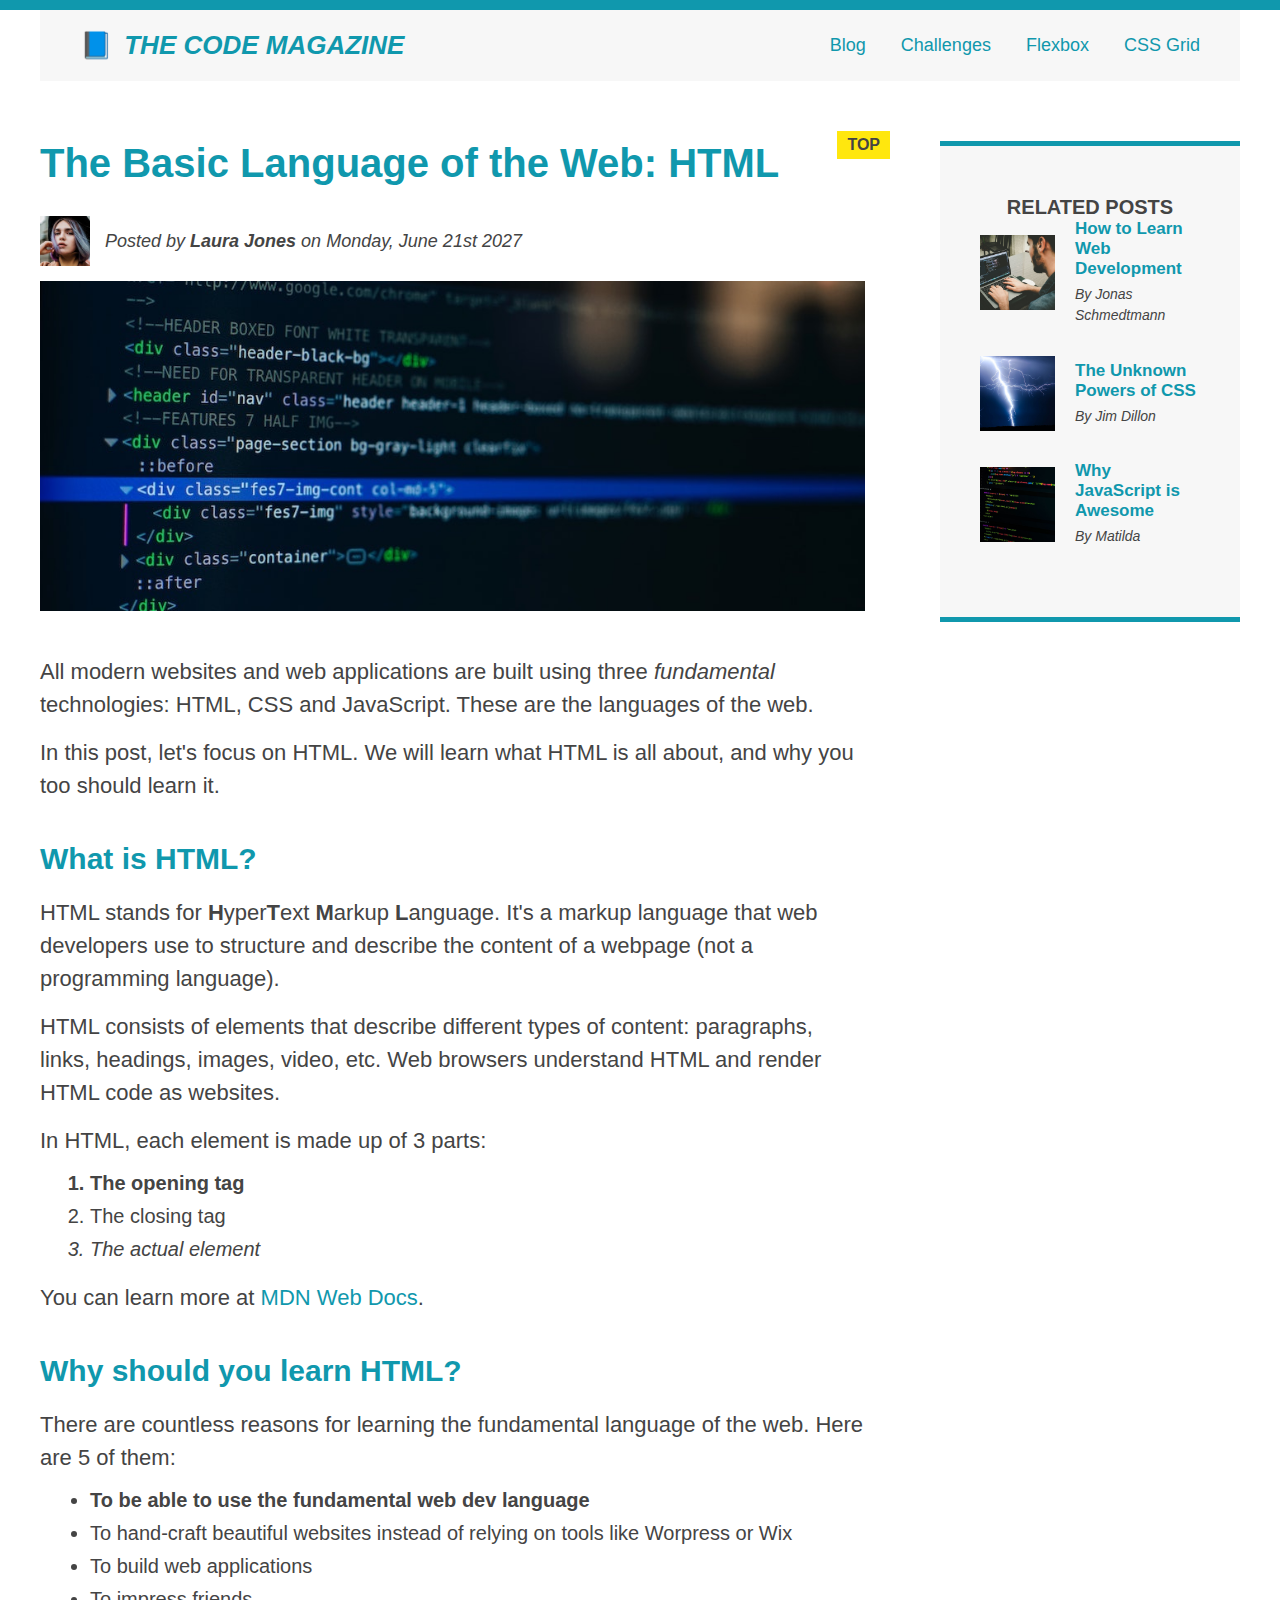
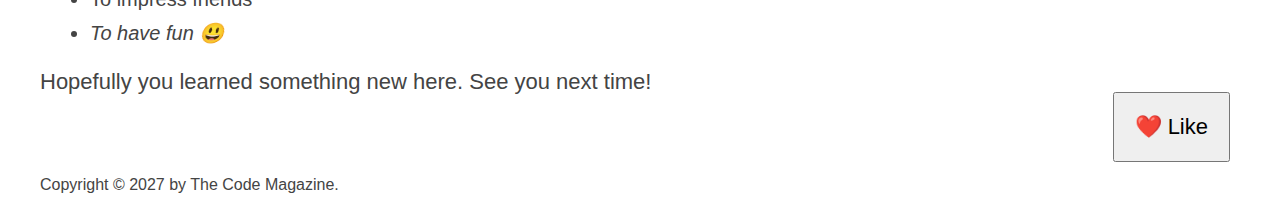
<file: 02-HTML-Fundamentals/index.html>
<!DOCTYPE html>
<html lang="en">

<head>
    <meta charset="UTF-8" />
    <link href="style.css" rel="stylesheet" />

    <title>The Basic Language of the Web: HTML</title>
</head>

<body>
    <!--
    <h1>The Basic Language of the Web: HTML</h1>
    <h2>The Basic Language of the Web: HTML</h2>
    <h3>The Basic Language of the Web: HTML</h3>
    <h4>The Basic Language of the Web: HTML</h4>
    <h5>The Basic Language of the Web: HTML</h5>
    <h6>The Basic Language of the Web: HTML</h6>
    -->

    <div class="container">
        <header class="main-header">
            <h1>📘 The Code Magazine</h1>

            <nav>
                <!-- <strong>This is the navigation</strong> -->
                <a href="blog.html">Blog</a>
                <a href="./challenges/challenge.html">Challenges</a>
                <a href="flexbox.html">Flexbox</a>
                <a href="css-grid.html">CSS Grid</a>
            </nav>
        </header>

        <!-- Only necessary for FLEXBOX -->
        <!-- <div class="inner-container"> -->
        <article>
            <header class="post-header">
                <h2>The Basic Language of the Web: HTML</h2>

                <div class="author-box">
                    <img src="images/laura-jones.jpg" class="author-img" alt="Headshot of Laura Jones" height="50"
                        width="50" />

                    <p id="author" class="author">
                        Posted by <strong>Laura Jones</strong> on Monday, June 21st 2027
                    </p>
                </div>

                <img src="images/post-img.jpg" alt="HTML code on a screen" width="500" height="200" class="post-img" />
                <button>❤️ Like</button>
            </header>

            <p>
                All modern websites and web applications are built using three
                <em>fundamental</em>
                technologies: HTML, CSS and JavaScript. These are the languages of the
                web.
            </p>

            <p>
                In this post, let's focus on HTML. We will learn what HTML is all
                about, and why you too should learn it.
            </p>

            <h3>What is HTML?</h3>
            <p>
                HTML stands for <strong>H</strong>yper<strong>T</strong>ext
                <strong>M</strong>arkup <strong>L</strong>anguage. It's a markup
                language that web developers use to structure and describe the content
                of a webpage (not a programming language).
            </p>
            <p>
                HTML consists of elements that describe different types of content:
                paragraphs, links, headings, images, video, etc. Web browsers
                understand HTML and render HTML code as websites.
            </p>
            <p>In HTML, each element is made up of 3 parts:</p>

            <ol>
                <li class="first-li">The opening tag</li>
                <li>The closing tag</li>
                <li>The actual element</li>
            </ol>

            <p>
                You can learn more at
                <a href="https://developer.mozilla.org/en-US/docs/Web/HTML" target="_blank">MDN Web Docs</a>.
            </p>

            <h3>Why should you learn HTML?</h3>

            <p>
                There are countless reasons for learning the fundamental language of
                the web. Here are 5 of them:
            </p>

            <ul>
                <li class="first-li">
                    To be able to use the fundamental web dev language
                </li>
                <li>
                    To hand-craft beautiful websites instead of relying on tools like
                    Worpress or Wix
                </li>
                <li>To build web applications</li>
                <li>To impress friends</li>
                <li>To have fun 😃</li>
            </ul>

            <p>Hopefully you learned something new here. See you next time!</p>
        </article>

        <aside>
            <h4>Related posts</h4>

            <ul class="related">
                <li class="related-post">
                    <img src="images/related-1.jpg" alt="Person programming" width="75" height="75" />
                    <div>
                        <a class="related-link" href="#">How to Learn Web Development</a>
                        <p class="related-author">By Jonas Schmedtmann</p>
                    </div>
                </li>
                <li class="related-post">
                    <img src="images/related-2.jpg" alt="Lightning" width="75" height="75" />
                    <div>
                        <a class="related-link" href="#">The Unknown Powers of CSS</a>
                        <p class="related-author">By Jim Dillon</p>
                    </div>
                </li>
                <li class="related-post">
                    <img src="images/related-3.jpg" alt="JavaScript code on a screen" width="75" height="75" />
                    <div>
                        <a class="related-link" href="#">Why JavaScript is Awesome</a>
                        <p class="related-author">By Matilda</p>
                    </div>
                </li>
            </ul>
        </aside>
        <!-- </div> -->

        <footer>
            <p id="copyright" class="copyright text">
                Copyright &copy; 2027 by The Code Magazine.
            </p>
        </footer>
    </div>
</body>

</html>
</file>
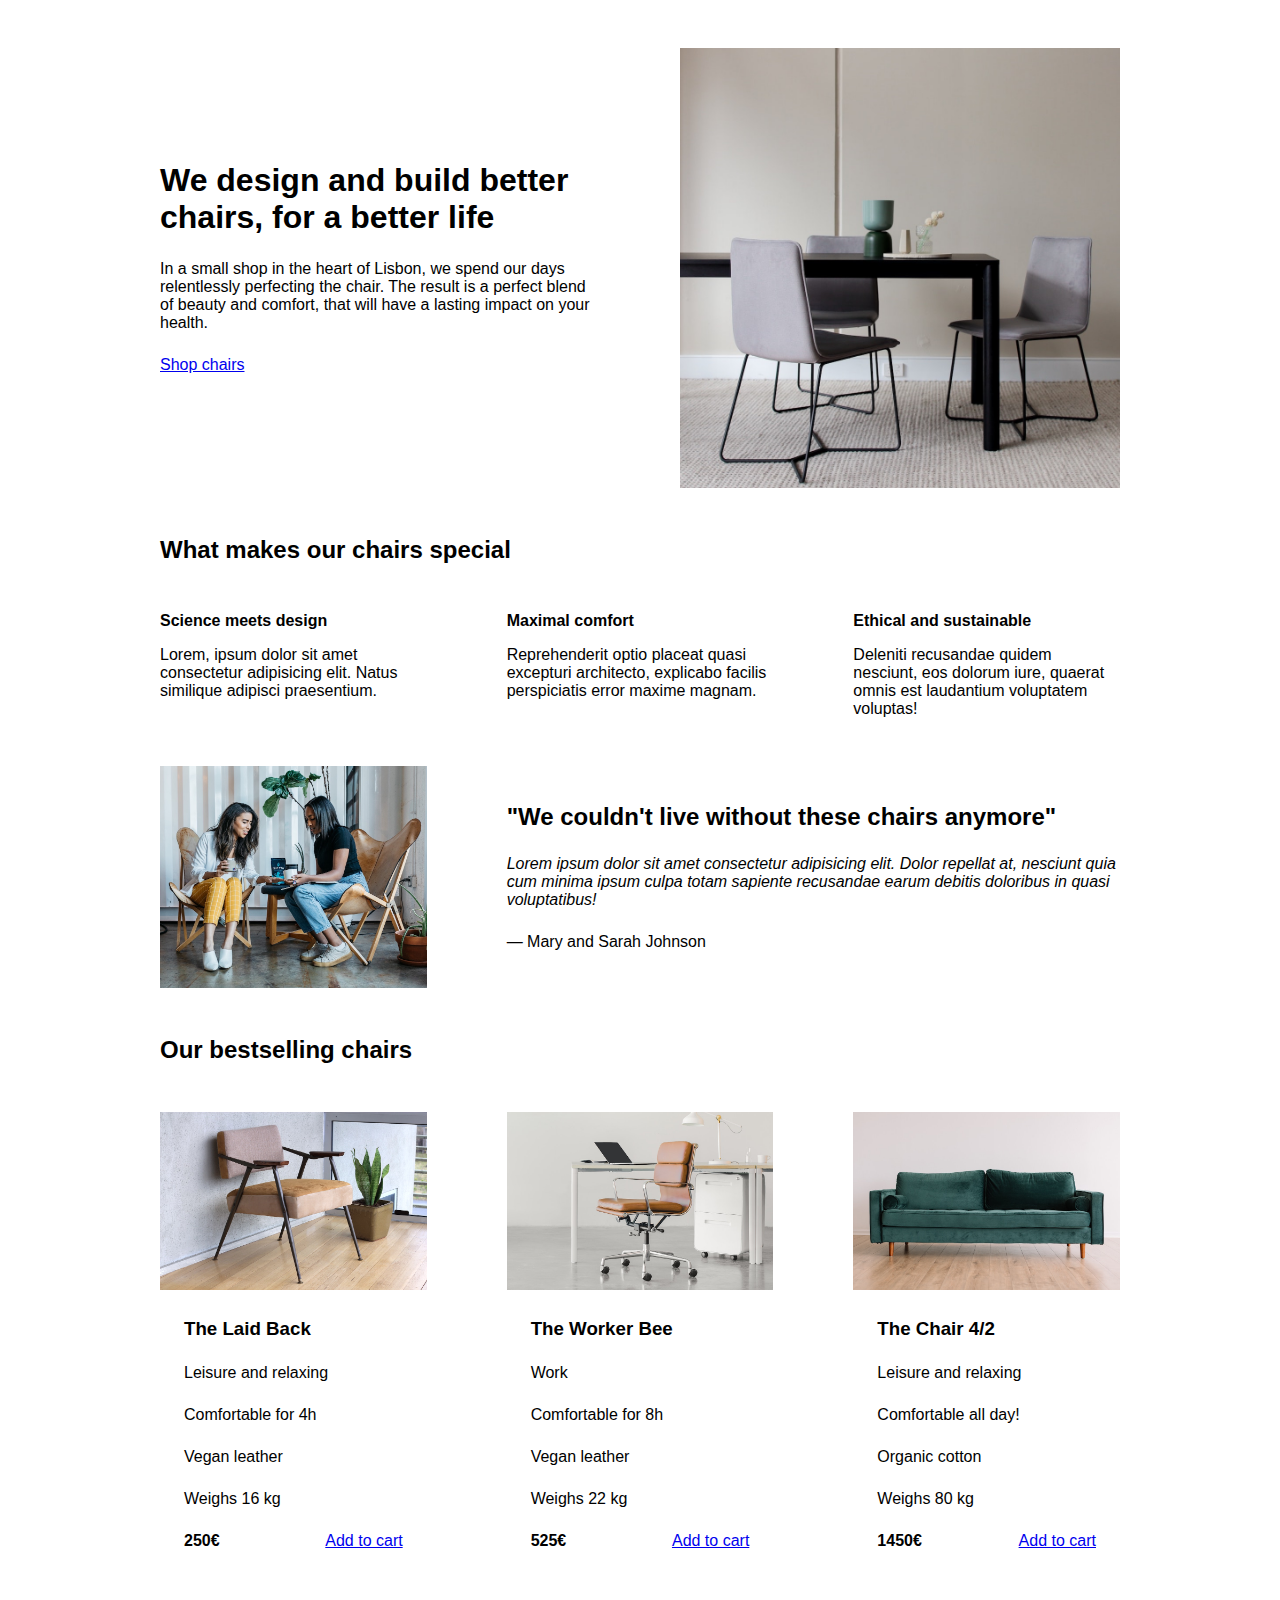
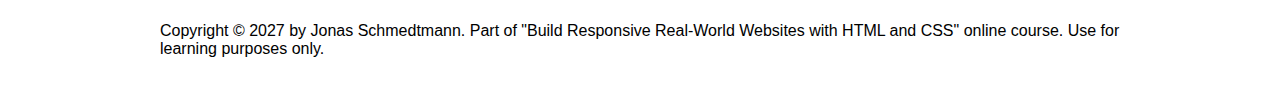
<file: 05-Design/index.html>
<!DOCTYPE html>
<html lang="en">
  <head>
    <meta charset="UTF-8" />
    <meta http-equiv="X-UA-Compatible" content="IE=edge" />
    <meta name="viewport" content="width=device-width, initial-scale=1.0" />

    <link rel="stylesheet" href="style.css" />
    <title>Lisbon Chair Shop</title>
  </head>
  <body>
    <div class="container">
      <header>
        <div class="header-text-box">
          <h1>We design and build better chairs, for a better life</h1>
          <p class="header-text">
            In a small shop in the heart of Lisbon, we spend our days
            relentlessly perfecting the chair. The result is a perfect blend of
            beauty and comfort, that will have a lasting impact on your health.
          </p>
          <a class="btn btn--big" href="#">Shop chairs</a>
        </div>
        <img src="hero.jpg" alt="Photo" />
      </header>

      <section>
        <h2>What makes our chairs special</h2>
        <div class="grid-3-cols">
          <div>
            <p class="features-title"><strong>Science meets design</strong></p>
            <p class="features-text">
              Lorem, ipsum dolor sit amet consectetur adipisicing elit. Natus
              similique adipisci praesentium.
            </p>
          </div>

          <div>
            <p class="features-title">
              <strong>Maximal comfort</strong>
            </p>
            <p class="features-text">
              Reprehenderit optio placeat quasi excepturi architecto, explicabo
              facilis perspiciatis error maxime magnam.
            </p>
          </div>

          <div>
            <p class="features-title">
              <strong>Ethical and sustainable</strong>
            </p>
            <p class="features-text">
              Deleniti recusandae quidem nesciunt, eos dolorum iure, quaerat
              omnis est laudantium voluptatem voluptas!
            </p>
          </div>
        </div>
      </section>

      <section class="testimonial-section">
        <div class="grid-3-cols">
          <img src="customers.jpg" alt="People sitting on chairs" />
          <div class="testimonial-box">
            <h2>"We couldn't live without these chairs anymore"</h2>
            <blockquote class="testimonial-text">
              Lorem ipsum dolor sit amet consectetur adipisicing elit. Dolor
              repellat at, nesciunt quia cum minima ipsum culpa totam sapiente
              recusandae earum debitis doloribus in quasi voluptatibus!
            </blockquote>
            <p class="testimonial-author">&mdash; Mary and Sarah Johnson</p>
          </div>
        </div>
      </section>

      <section>
        <h2>Our bestselling chairs</h2>
        <div class="grid-3-cols">
          <figure class="chair">
            <img src="chair-1.jpg" alt="Chair" />
            <div class="chair-box">
              <h3>The Laid Back</h3>
              <ul class="chair-details">
                <li>
                  <!-- Span is a generic INLINE text element, it doesn't have any meaning. It's like a div element, but inline -->
                  <span>Leisure and relaxing</span>
                </li>
                <li>
                  <span>Comfortable for 4h</span>
                </li>
                <li>
                  <span>Vegan leather</span>
                </li>
                <li>
                  <span>Weighs 16 kg</span>
                </li>
              </ul>
              <div class="chair-price">
                <strong>250€</strong>
                <a href="#" class="btn btn--small">Add to cart</a>
              </div>
            </div>
          </figure>

          <figure class="chair">
            <img src="chair-2.jpg" alt="Chair" />
            <div class="chair-box">
              <h3>The Worker Bee</h3>
              <ul class="chair-details">
                <li>
                  <span>Work</span>
                </li>
                <li>
                  <span>Comfortable for 8h</span>
                </li>
                <li>
                  <span>Vegan leather</span>
                </li>
                <li>
                  <span>Weighs 22 kg</span>
                </li>
              </ul>
              <div class="chair-price">
                <strong>525€</strong>
                <a href="#" class="btn btn--small">Add to cart</a>
              </div>
            </div>
          </figure>

          <figure class="chair">
            <img src="chair-3.jpg" alt="Chair" />
            <div class="chair-box">
              <h3>The Chair 4/2</h3>
              <ul class="chair-details">
                <li>
                  <span>Leisure and relaxing</span>
                </li>
                <li>
                  <span>Comfortable all day!</span>
                </li>
                <li>
                  <span>Organic cotton</span>
                </li>
                <li>
                  <span>Weighs 80 kg</span>
                </li>
              </ul>
              <div class="chair-price">
                <strong>1450€</strong>
                <a href="#" class="btn btn--small">Add to cart</a>
              </div>
            </div>
          </figure>
        </div>
      </section>

      <footer>
        Copyright &copy; 2027 by Jonas Schmedtmann. Part of "Build Responsive
        Real-World Websites with HTML and CSS" online course. Use for learning
        purposes only.
      </footer>
    </div>
  </body>
</html>
</file>
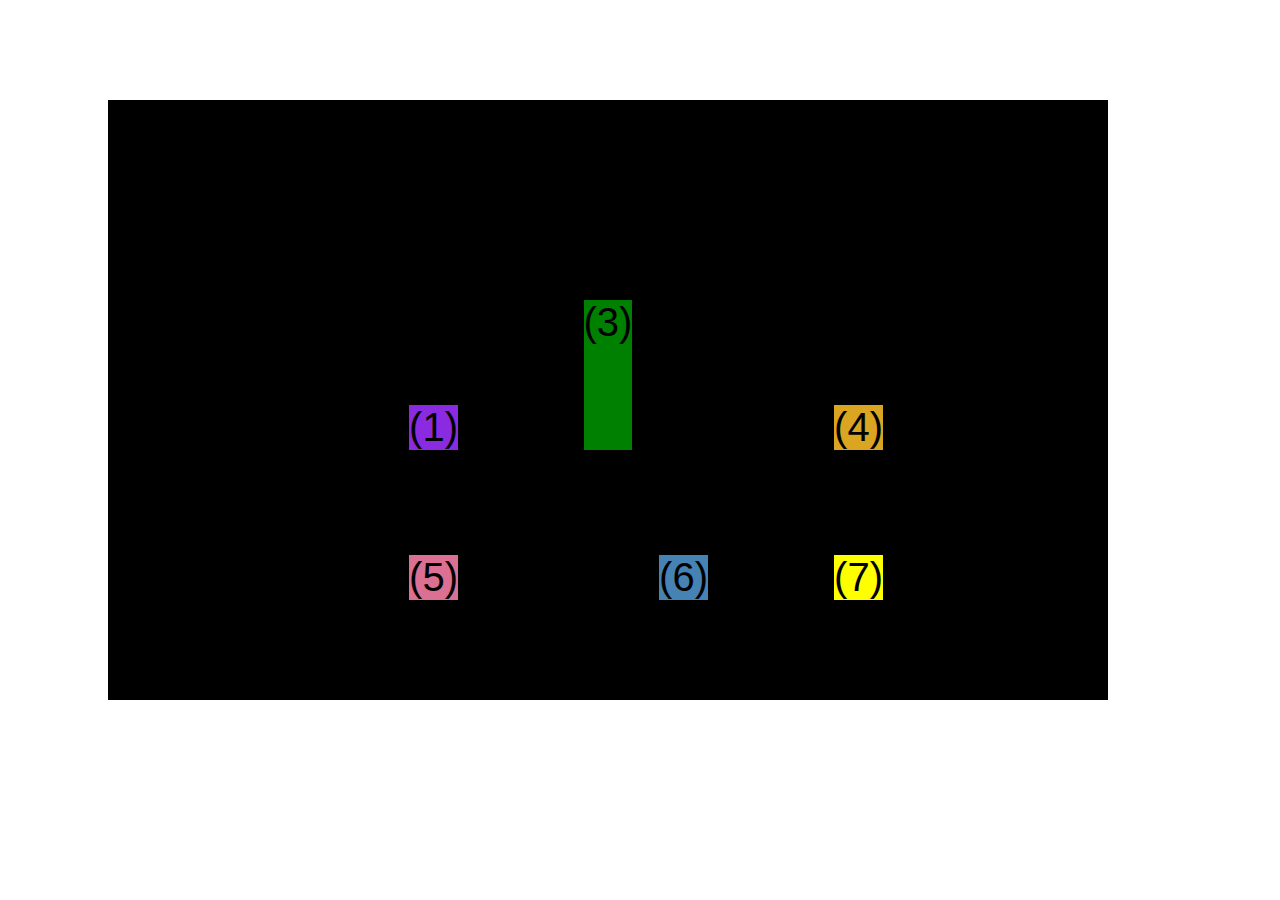
<file: 02-HTML-Fundamentals/css-grid.html>
<!DOCTYPE html>
<html lang="en">

<head>
  <meta charset="UTF-8" />
  <meta http-equiv="X-UA-Compatible" content="IE=edge" />
  <meta name="viewport" content="width=device-width, initial-scale=1.0" />
  <title>CSS Grid</title>
  <style>
    .el--1 {
      background-color: blueviolet;
    }

    .el--2 {
      background-color: orangered;
    }

    .el--3 {
      background-color: green;
      height: 150px;
    }

    .el--4 {
      background-color: goldenrod;
    }

    .el--5 {
      background-color: palevioletred;
    }

    .el--6 {
      background-color: steelblue;
    }

    .el--7 {
      background-color: yellow;
    }

    .el--8 {
      background-color: crimson;
    }

    .container--1 {
      /* STARTER */
      font-family: sans-serif;
      background-color: #ddd;
      font-size: 40px;
      margin: 40px;

      /* CSS GRID */
      display: grid;
      /* grid-template-columns: 200px 200px 200px 200px; */
      /* grid-template-columns: 1fr 1fr 1fr 1fr; */
      /* grid-template-columns: 1fr 1fr 1fr auto; */
      /* grid-template-rows: 300px 200px; */
      /* grid-template-rows: 300px 200px; */
      grid-template-columns: repeat(4, 1fr);
      grid-template-rows: 1fr 1fr;
      /* height: 500px; */

      column-gap: 20px;
      row-gap: 40px;
      /* TEMP */
      display: none;
    }

    .el--8 {
      grid-column: 2 / 3;
      /* grid-row: 1 / 2; */
      grid-row: 1 / span 3;
    }

    .el--2 {
      /* grid-column: 1 / 4; */
      /* grid-column: 1 / span 3; */
      grid-column: 1 / -1;
      grid-row: 2 / 3;

    }

    .container--2 {
      /* STARTER */

      font-family: sans-serif;
      background-color: black;
      font-size: 40px;
      margin: 100px;

      width: 1000px;
      height: 600px;

      /* CSS GRID */
      display: grid;
      /* grid-template-columns: repeat(4, 1fr); */
      grid-template-columns: 125px 200px 125px;
      grid-template-rows: 250px 100px;
      gap: 50px;

      /* Aligning tracks inside container distribute empty space */
      justify-content: center;
      align-content: center;

      /* Aligning items from INSIDE cells: moving items around inside cells */
      align-items: end;
      justify-items: end;
    }

    .el--3 {
      align-self: centerf;
      justify-self: center;
    }
  </style>
</head>

<body>
  <div class="container--1">
    <div class="el el--1">(1) HTML</div>
    <div class="el el--2">(2) and</div>
    <div class="el el--3">(3) CSS</div>
    <div class="el el--4">(4) are</div>
    <div class="el el--5">(5) amazing</div>
    <div class="el el--6">(6) languages</div>
    <div class="el el--7">(7) to</div>
    <div class="el el--8">(8) learn</div>
  </div>

  <div class="container--2">
    <div class="el el--1">(1)</div>
    <div class="el el--3">(3)</div>
    <div class="el el--4">(4)</div>
    <div class="el el--5">(5)</div>
    <div class="el el--6">(6)</div>
    <div class="el el--7">(7)</div>
  </div>
</body>

</html>
</file>
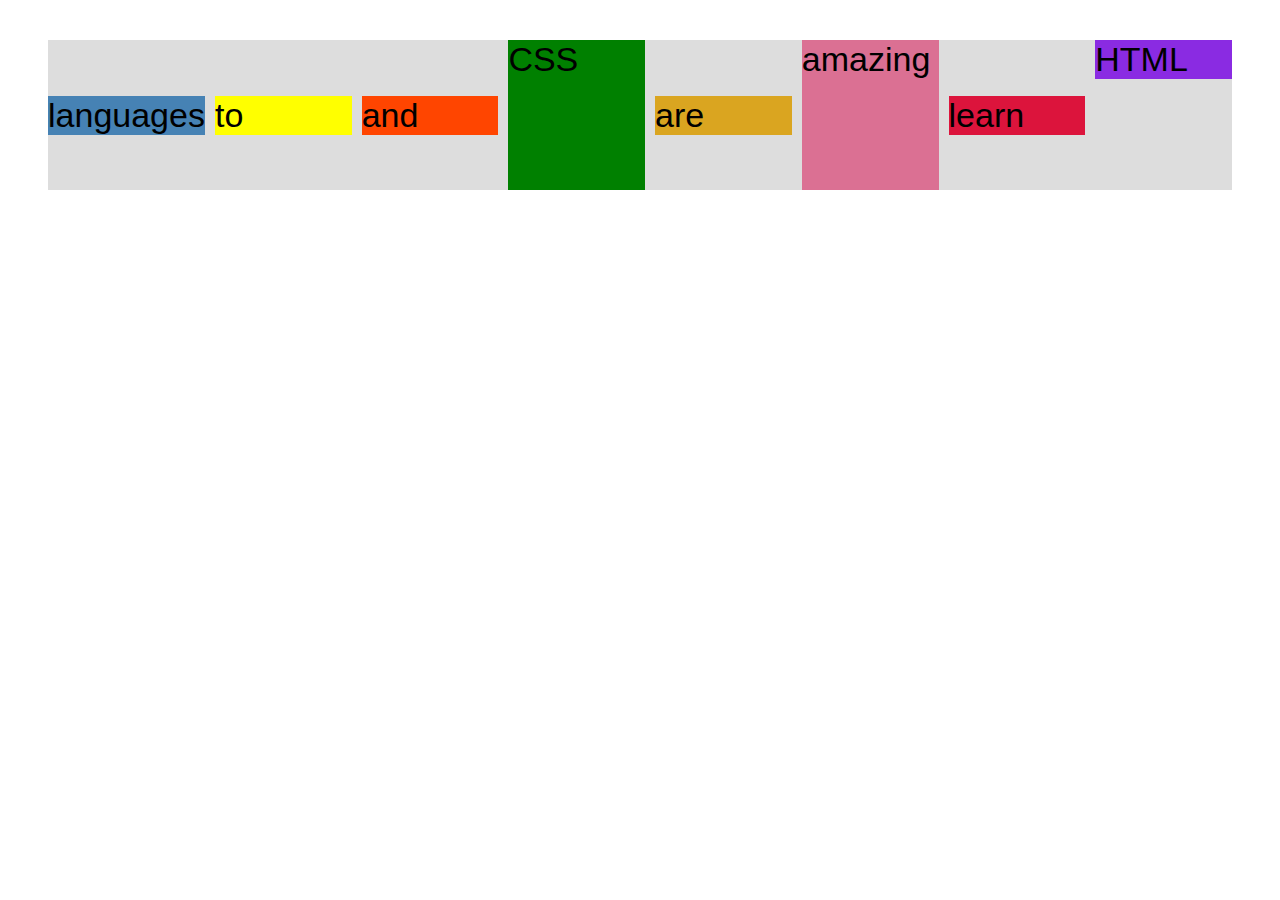
<file: 02-HTML-Fundamentals/flexbox.html>
<!DOCTYPE html>
<html lang="en">

<head>
  <meta charset="UTF-8" />
  <meta http-equiv="X-UA-Compatible" content="IE=edge" />
  <meta name="viewport" content="width=device-width, initial-scale=1.0" />
  <title>Flexbox</title>
  <style>
    .el--1 {
      background-color: blueviolet;
    }

    .el--2 {
      background-color: orangered;
    }

    .el--3 {
      background-color: green;
      height: 150px;
    }

    .el--4 {
      background-color: goldenrod;
    }

    .el--5 {
      background-color: palevioletred;
    }

    .el--6 {
      background-color: steelblue;
    }

    .el--7 {
      background-color: yellow;
    }

    .el--8 {
      background-color: crimson;
    }

    .container {
      /* STARTER */
      font-family: sans-serif;
      background-color: #ddd;
      font-size: 34px;
      margin: 40px;

      /* FLEXBOX */
      display: flex;
      align-items: center;
      justify-content: center;
      gap: 10px;
    }

    .el {
      /* 
      DEFAULTS:
      flex-grow: 0;
      flex-shrink: 1;
      flex-basis: auto; 
      */

      /* flex-basis: 100px; */
      /* flex-shrink: 0; */
      /* flex: 0 0 200px; */

      /* flex-grow: 1; */
      flex: 1;

    }

    .el--1 {
      align-self: flex-start;
    }

    .el--5 {
      align-self: stretch;
    }

    .el--6 {
      order: -1;
    }

    .el--7 {
      order: -1;
    }

    .el--1 {
      order: 1;
    }
  </style>
</head>

<body>
  <div class="container">
    <div class="el el--1">HTML</div>
    <div class="el el--2">and</div>
    <div class="el el--3">CSS</div>
    <div class="el el--4">are</div>
    <div class="el el--5">amazing</div>
    <div class="el el--6">languages</div>
    <div class="el el--7">to</div>
    <div class="el el--8">learn</div>
  </div>
</body>

</html>
</file>
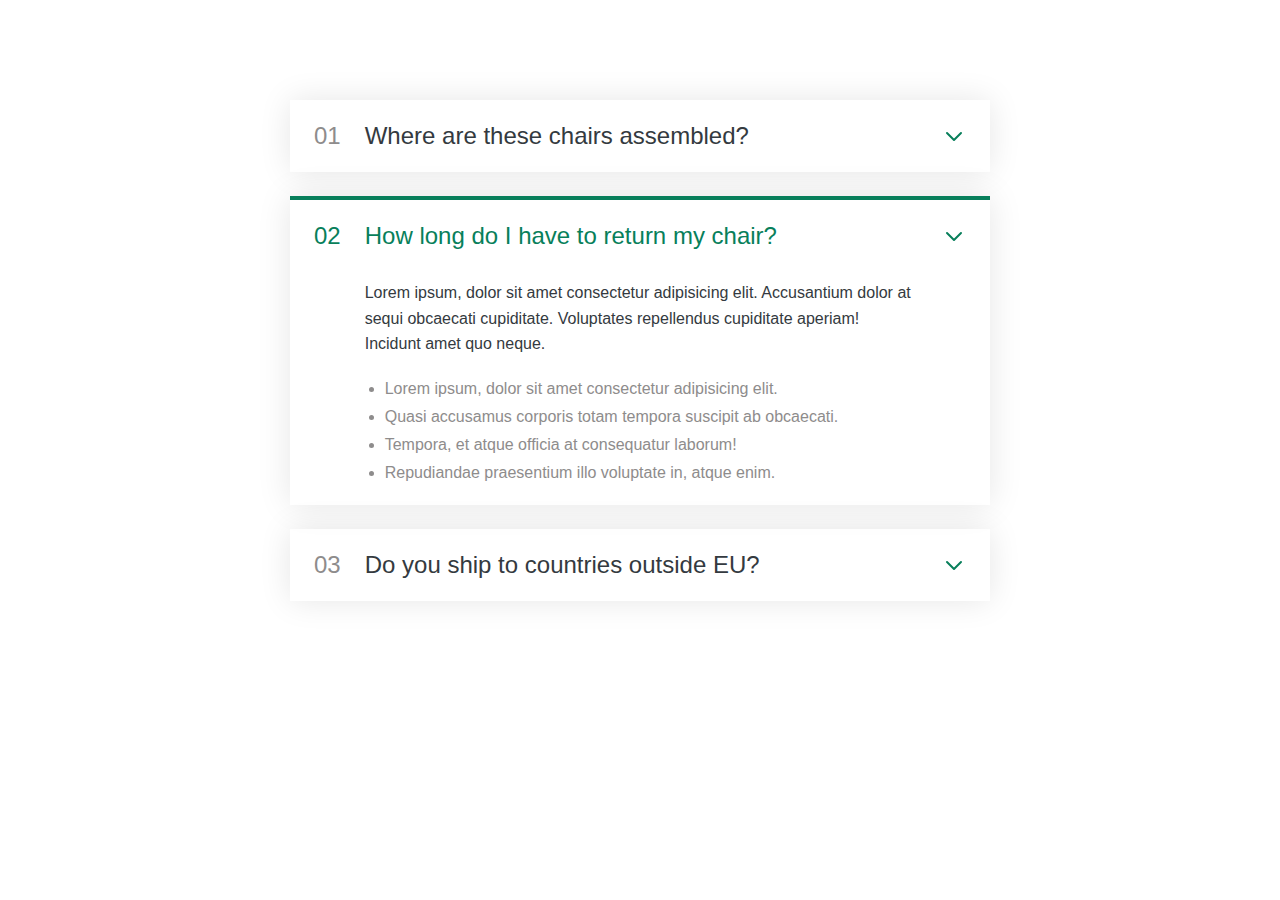
<file: 06-Components/01-accordian.html>
<!DOCTYPE html>
<html lang="en">

<head>
  <meta charset="UTF-8">
  <meta http-equiv="X-UA-Compatible" content="IE=edge">
  <meta name="viewport" content="width=device-width, initial-scale=1.0">
  <title>Accordian Component</title>
  <style>
    /*
    MAIN COLOR: #087f5b
    GREY COLOR: #343a40
    */
    * {
      margin: 0;
      padding: 0;
      box-sizing: border-box;
    }

    body {
      font-family: sans-serif;
      color: #343a40;
      line-height: 1;
    }

    .accordian {
      width: 700px;
      margin: 100px auto;

      display: flex;
      flex-direction: column;
      gap: 24px;
    }

    .item {
      box-shadow: 0 0 32px rgba(0, 0, 0, 0.1);
      padding: 24px;
      display: grid;
      grid-template-columns: auto 1fr auto;
      column-gap: 24px;
      row-gap: 32px;
    }


    .number,
    .text {
      font-weight: 500;
      font-size: 24px;
      /* color: #087f5b; */
    }

    .number {
      color: #8e8c8c;
    }

    .icon {
      width: 24px;
      height: 24px;
      stroke: #087f5b;
    }

    .hidden-box {
      grid-column: 2;
      display: none;
    }

    .hidden-box p {
      line-height: 1.6;
      margin-bottom: 24px;
    }

    .hidden-box ul {
      color: #8e8c8c;
      margin-left: 20px;
      display: flex;
      flex-direction: column;
      gap: 12px;
    }

    .open {
      border-top: 4px solid #087f5b;
    }

    .open .hidden-box {
      display: block;
    }

    .open .number,
    .open .text {
      color: #087f5b;
    }
  </style>
</head>

<body>
  <div class="accordian">
    <div class="item">
      <p class="number">01</p>
      <p class="text">Where are these chairs assembled?</p>
      <svg xmlns="http://www.w3.org/2000/svg" class="icon" fill="none" viewBox="0 0 24 24" stroke="currentColor">
        <path stroke-linecap="round" stroke-linejoin="round" stroke-width="2" d="M19 9l-7 7-7-7" />
      </svg>
      <div class="hidden-box">
        <p>
          Lorem ipsum, dolor sit amet consectetur adipisicing elit.
          Accusantium dolor at sequi obcaecati cupiditate. Voluptates
          repellendus cupiditate aperiam! Incidunt amet quo neque.
        </p>
        <ul>
          <li>Lorem ipsum, dolor sit amet consectetur adipisicing elit.</li>
          <li>
            Quasi accusamus corporis totam tempora suscipit ab obcaecati.
          </li>
          <li>Tempora, et atque officia at consequatur laborum!</li>
          <li>Repudiandae praesentium illo voluptate in, atque enim.</li>
        </ul>
      </div>
    </div>

    <div class="item open">
      <p class="number">02</p>
      <p class="text">How long do I have to return my chair?</p>
      <svg xmlns="http://www.w3.org/2000/svg" class="icon" fill="none" viewBox="0 0 24 24" stroke="currentColor">
        <path stroke-linecap="round" stroke-linejoin="round" stroke-width="2" d="M19 9l-7 7-7-7" />
      </svg>
      <div class="hidden-box">
        <p>
          Lorem ipsum, dolor sit amet consectetur adipisicing elit.
          Accusantium dolor at sequi obcaecati cupiditate. Voluptates
          repellendus cupiditate aperiam! Incidunt amet quo neque.
        </p>
        <ul>
          <li>Lorem ipsum, dolor sit amet consectetur adipisicing elit.</li>
          <li>
            Quasi accusamus corporis totam tempora suscipit ab obcaecati.
          </li>
          <li>Tempora, et atque officia at consequatur laborum!</li>
          <li>Repudiandae praesentium illo voluptate in, atque enim.</li>
        </ul>
      </div>
    </div>

    <div class="item">
      <p class="number">03</p>
      <p class="text">Do you ship to countries outside EU?</p>
      <svg xmlns="http://www.w3.org/2000/svg" class="icon" fill="none" viewBox="0 0 24 24" stroke="currentColor">
        <path stroke-linecap="round" stroke-linejoin="round" stroke-width="2" d="M19 9l-7 7-7-7" />
      </svg>
      <div class="hidden-box">
        <p>
          Lorem ipsum, dolor sit amet consectetur adipisicing elit.
          Accusantium dolor at sequi obcaecati cupiditate. Voluptates
          repellendus cupiditate aperiam! Incidunt amet quo neque.
        </p>
        <ul>
          <li>Lorem ipsum, dolor sit amet consectetur adipisicing elit.</li>
          <li>
            Quasi accusamus corporis totam tempora suscipit ab obcaecati.
          </li>
          <li>Tempora, et atque officia at consequatur laborum!</li>
          <li>Repudiandae praesentium illo voluptate in, atque enim.</li>
        </ul>
      </div>
    </div>
  </div>
</body>

</html>
</file>
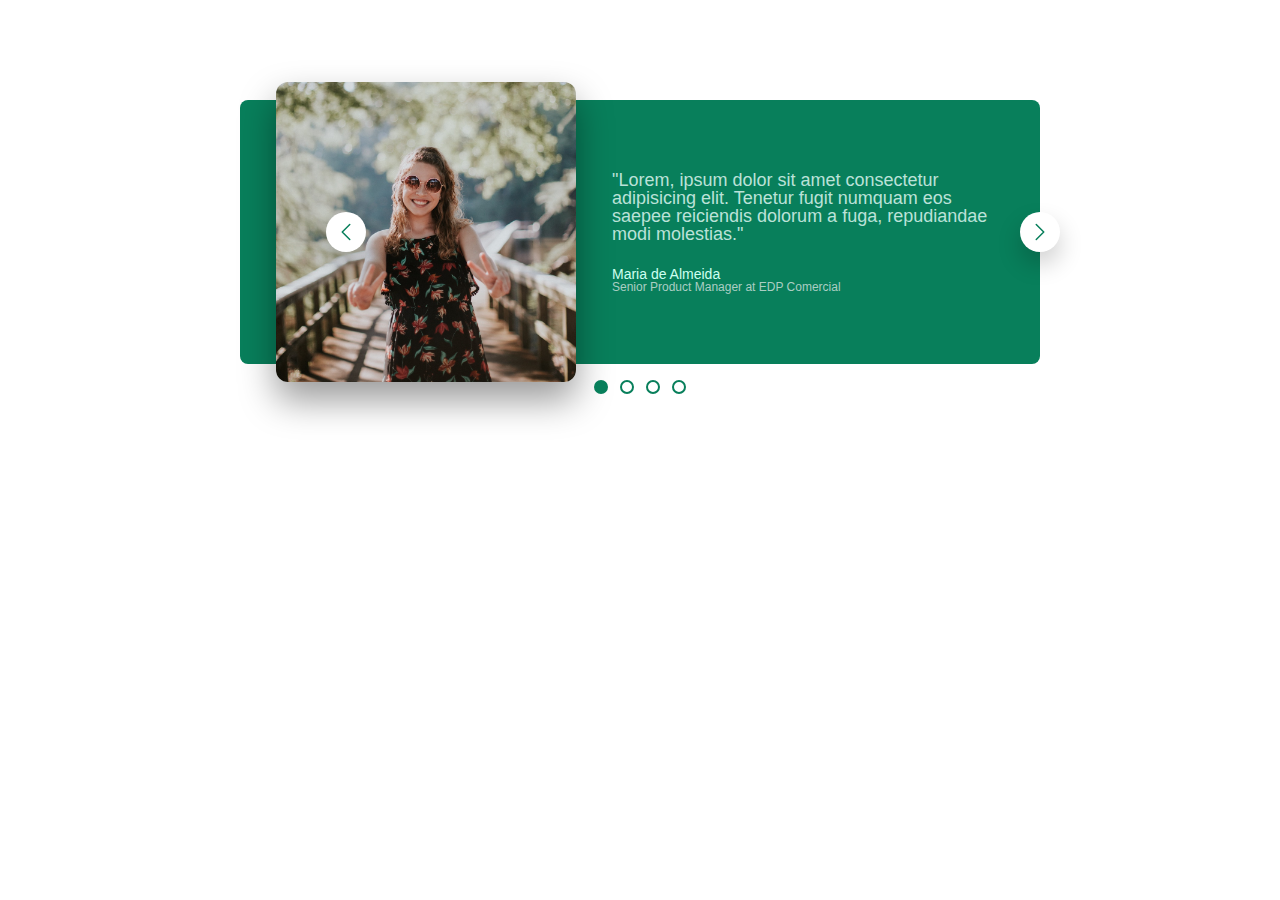
<file: 06-Components/02-carousel.html>
<!DOCTYPE html>
<html lang="en">

<head>
  <meta charset="UTF-8">
  <meta http-equiv="X-UA-Compatible" content="IE=edge">
  <meta name="viewport" content="width=device-width, initial-scale=1.0">
  <title>Carousel Component</title>
  <style>
    :root {
      --green: #087f5b;
      --grey: #343a40;
      --light-grey: #8e8c8c;
    }

    * {
      margin: 0;
      padding: 0;
      box-sizing: border-box;
    }

    body {
      font-family: sans-serif;
      line-height: 1;
      color: var(--grey);
    }


    .carousel {
      width: 800px;
      margin: 100px auto;
      background-color: var(--green);
      color: #fff;
      border-radius: 8px;
      padding: 32px 48px 32px 86px;
      display: flex;
      align-items: center;
      gap: 86px;
      position: relative;
    }

    img {
      box-shadow: 0 12px 24px rgba(0, 0, 0, 0.4);
      height: 200px;
      border-radius: 8px;
      transform: scale(1.5);
    }

    .testimonial-text {
      font-weight: 500;
      font-size: 18px;
      color: #bbe2d8;
      margin-bottom: 24px;
    }

    .testimonial-name {
      font-size: 14px;
      color: #cefff0;
    }

    .testimonial-job {
      color: #aacec3;
      font-size: 12px;
    }

    /* CONTROLS */
    .btn {
      background-color: #fff;
      border: none;
      height: 40px;
      width: 40px;
      border-radius: 50%;
      position: absolute;

      display: flex;
      align-items: center;
      justify-content: center;
      box-shadow: 0 12px 24px rgba(0, 0, 0, 0.2);
      cursor: pointer;
    }

    .btn-left {
      /* In relation to PARENT ELEMENT */
      /* left: -20px; */
      top: 50%;

      /* In relation to ELEMENT ITSELF */
      transform: translate(0, -50%);
    }

    .btn-right {
      right: 0;
      top: 50%;
      transform: translate(50%, -50%);
    }

    .btn-icon {
      height: 24px;
      width: 24px;
      stroke: var(--green);
    }

    .dots {
      position: absolute;
      left: 50%;
      bottom: 0;
      transform: translate(-50%, 30px);

      display: flex;
      gap: 12px;
    }

    .dot {
      cursor: pointer;
      height: 14px;
      width: 14px;
      background-color: #fff;
      border: 2px solid var(--green);
      border-radius: 50%;
    }

    .active {
      background-color: var(--green);
    }
  </style>
</head>

<body>
  <div class="carousel">
    <img src="./maria.jpg" alt="Maria de Almeide">
    <blockquote class="testimonial">
      <p class="testimonial-text">
        "Lorem, ipsum dolor sit amet consectetur adipisicing elit. Tenetur fugit numquam eos saepee
        reiciendis dolorum a fuga, repudiandae modi
        molestias."
      </p>
      <p class="testimonial-name">Maria de Almeida</p>
      <p class="testimonial-job">Senior Product Manager at EDP Comercial</p>
    </blockquote>
    <button class="btn btn-left">
      <svg xmlns="http://www.w3.org/2000/svg" fill="none" viewBox="0 0 24 24" stroke-width="1.5" stroke="currentColor"
        class="btn-icon">
        <path stroke-linecap="round" stroke-linejoin="round" d="M15.75 19.5L8.25 12l7.5-7.5" />
      </svg>
    </button>

    <button class="btn btn-right">
      <svg xmlns="http://www.w3.org/2000/svg" fill="none" viewBox="0 0 24 24" stroke-width="1.5" stroke="currentColor"
        class="btn-icon">
        <path stroke-linecap="round" stroke-linejoin="round" d="M8.25 4.5l7.5 7.5-7.5 7.5" />
      </svg>
    </button>
    <div class="dots">
      <button class="dot active">&nbsp;</button>
      <button class="dot">&nbsp;</button>
      <button class="dot">&nbsp;</button>
      <button class="dot">&nbsp;</button>
    </div>
  </div>
</body>

</html>
</file>
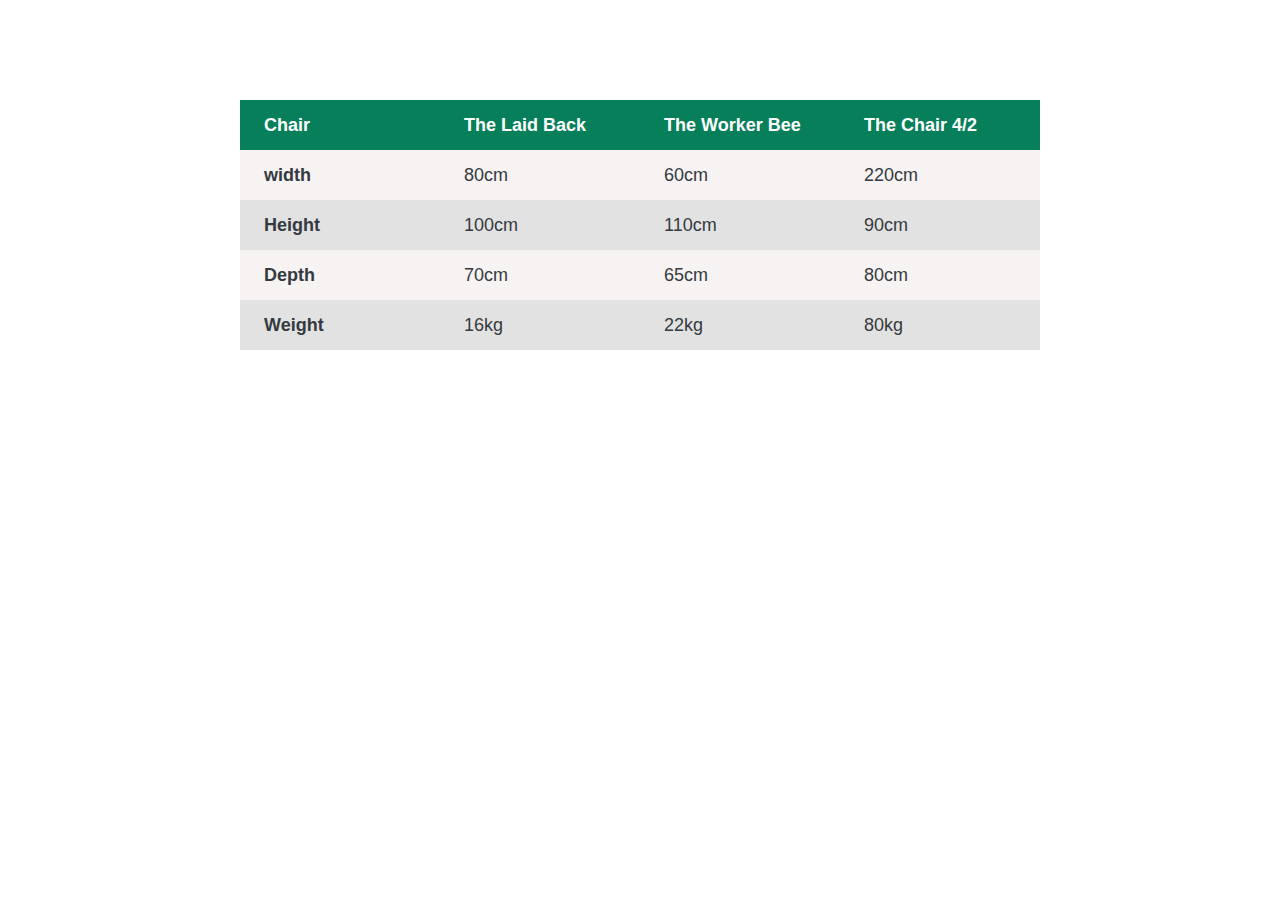
<file: 06-Components/03-table.html>
<!DOCTYPE html>
<html lang="en">

<head>
  <meta charset="UTF-8">
  <meta http-equiv="X-UA-Compatible" content="IE=edge">
  <meta name="viewport" content="width=device-width, initial-scale=1.0">
  <title>Table Component</title>
  <style>
    :root {
      --green: #087f5b;
      --grey: #343a40;
      --light-grey: #8e8c8c;
    }

    * {
      margin: 0;
      padding: 0;
      box-sizing: border-box;
    }

    body {
      font-family: sans-serif;
      line-height: 1;
      color: var(--grey);
      display: flex;
      justify-content: center;
    }

    table {
      width: 800px;
      margin: 100px;
      font-size: 18px;
      /* border: 1px solid var(--grey); */
      border-collapse: collapse;
    }

    th,
    td {
      /* border: 1px solid var(--grey); */
      padding: 16px 24px;
      text-align: left;
    }

    thead th {
      background-color: var(--green);
      color: #fff;
      width: 25%;
    }

    tbody tr:nth-child(odd) {
      background-color: #f6f1f1d8;
    }

    tbody tr:nth-child(even) {
      background-color: #dfdedee2;
    }
  </style>
</head>

<body>
  <table>
    <thead>
      <tr>
        <th>Chair</th>
        <th>The Laid Back</th>
        <th>The Worker Bee</th>
        <th>The Chair 4/2</th>
      </tr>
    </thead>

    <tbody>
      <tr>
        <th>width</th>
        <td>80cm</td>
        <td>60cm</td>
        <td>220cm</td>
      </tr>

      <tr>
        <th>Height</th>
        <td>100cm</td>
        <td>110cm</td>
        <td>90cm</td>
      </tr>

      <tr>
        <th>Depth</th>
        <td>70cm</td>
        <td>65cm</td>
        <td>80cm</td>
      </tr>

      <tr>
        <th>Weight</th>
        <td>16kg</td>
        <td>22kg</td>
        <td>80kg</td>
      </tr>
    </tbody>
  </table>
</body>

</html>
</file>
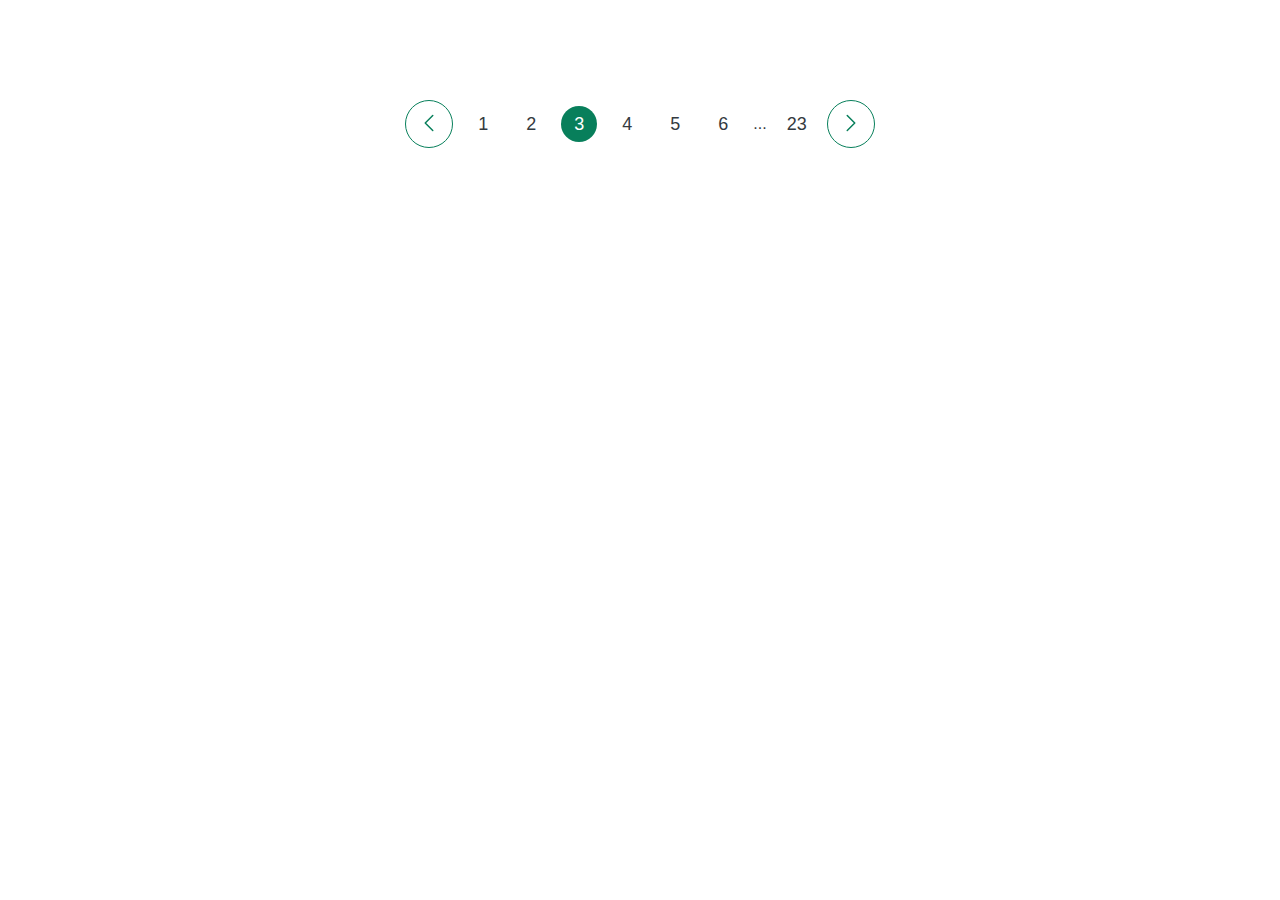
<file: 06-Components/04-pagination.html>
<!DOCTYPE html>
<html lang="en">

<head>
  <meta charset="UTF-8">
  <meta http-equiv="X-UA-Compatible" content="IE=edge">
  <meta name="viewport" content="width=device-width, initial-scale=1.0">
  <title>Pagination Component</title>
  <style>
    :root {
      --green: #087f5b;
      --grey: #343a40;
      --light-grey: #8e8c8c;
    }

    * {
      margin: 0;
      padding: 0;
      box-sizing: border-box;
    }

    body {
      font-family: sans-serif;
      line-height: 1;
      color: var(--grey);
    }

    .container {
      width: 800px;
      margin: 100px auto;
      display: flex;
      align-items: center;
      justify-content: center;
      gap: 12px;
    }

    .page-link:link,
    .page-link:visited {
      font-size: 18px;
      color: var(--grey);
      text-decoration: none;
      align-items: center;
      height: 36px;
      width: 36px;
      border-radius: 50%;
      display: flex;
      justify-content: center;
      gap: 20px;
    }

    .page-link:hover {
      color: #fff;
      background-color: var(--green);
    }

    .btn {
      height: 48px;
      width: 48px;
      border: 1px solid var(--green);
      border-radius: 50%;
      background: none;
      cursor: pointer;
    }

    .btn-icon {
      height: 24px;
      width: 24px;
      stroke: var(--green);
    }

    .btn:hover {
      background-color: var(--green);
    }

    .btn:hover .btn-icon {
      background-color: var(--green);
      stroke: #fff;
    }

    .dots {
      color: var(--grey);
    }

    .page-link.active {
      /*END SELCECTOR*/
      background-color: var(--green);
      color: #fff;
    }
  </style>
</head>

<body>
  <div class="container">
    <button class="btn btn-left">
      <svg xmlns="http://www.w3.org/2000/svg" fill="none" viewBox="0 0 24 24" stroke-width="1.5" stroke="currentColor"
        class="btn-icon">
        <path stroke-linecap="round" stroke-linejoin="round" d="M15.75 19.5L8.25 12l7.5-7.5" />
      </svg>
    </button>

    <a href="#" class="page-link">1</a>
    <a href="#" class="page-link">2</a>
    <a href="#" class="page-link active">3</a>
    <a href="#" class="page-link">4</a>
    <a href="#" class="page-link">5</a>
    <a href="#" class="page-link">6</a>
    <span class="dots">...</span>
    <a href="#" class="page-link">23</a>

    <button class="btn btn-right">
      <svg xmlns="http://www.w3.org/2000/svg" fill="none" viewBox="0 0 24 24" stroke-width="1.5" stroke="currentColor"
        class="btn-icon">
        <path stroke-linecap="round" stroke-linejoin="round" d="M8.25 4.5l7.5 7.5-7.5 7.5" />
      </svg>
    </button>
  </div>
</body>

</html>
</file>
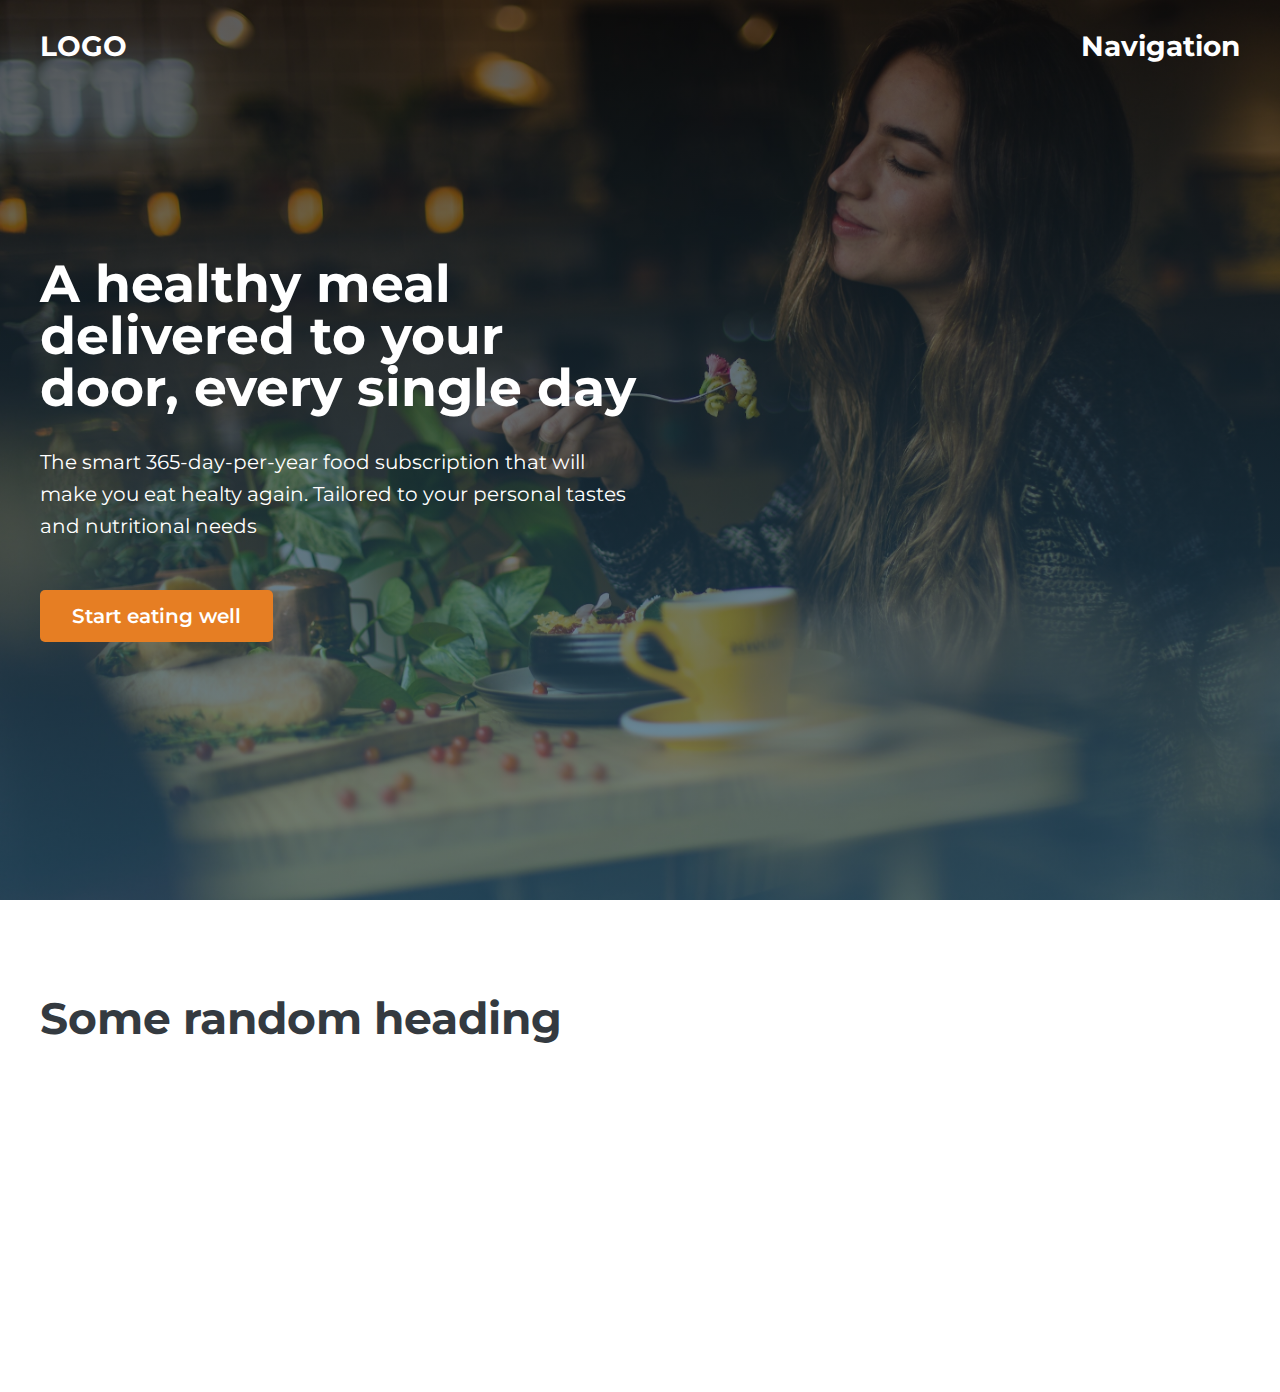
<file: 06-Components/05-hero.html>
<!DOCTYPE html>
<html lang="en">

<head>
  <meta charset="UTF-8">
  <meta http-equiv="X-UA-Compatible" content="IE=edge">
  <meta name="viewport" content="width=device-width, initial-scale=1.0">

  <link rel="preconnect" href="https://fonts.googleapis.com">
  <link rel="preconnect" href="https://fonts.gstatic.com" crossorigin>
  <link href="https://fonts.googleapis.com/css2?family=Montserrat:wght@400;600;700&display=swap" rel="stylesheet">
  <title>Hero Section</title>
  <style>
    :root {
      --green: #087f5b;
      --grey: #343a40;
      --light-grey: #8e8c8c;
    }

    * {
      margin: 0;
      padding: 0;
      box-sizing: border-box;
    }

    body {
      font-family: 'Montserrat', sans-serif;
      color: var(--grey);
      line-height: 1;
    }

    .container {
      margin: 0 auto;
      width: 1200px;
    }

    header {
      height: 100vh;
      background-image: linear-gradient(rgba(0, 0, 0, 0.6), rgba(34, 89, 122, 0.6)), url(hero.jpg);
      background-size: cover;
      position: relative;
    }

    nav {
      font-weight: 700;
      font-size: 28px;
      display: flex;
      justify-content: space-between;
      color: #fff;
      padding-top: 32px;
    }

    .header-container {
      width: 1200px;
      position: absolute;
      top: 50%;
      left: 50%;
      transform: translate(-50%, -50%);
      /* text-align: center; */
    }

    .header-container-inner {
      width: 50%;
    }

    h1 {
      font-size: 52px;
      margin-bottom: 32px;
      color: #fff;
    }

    p {
      font-size: 20px;
      line-height: 1.6;
      margin-bottom: 48px;
      color: #fff;
    }

    .btn:link,
    .btn:visited {
      text-decoration: none;
      font-size: 20px;
      font-weight: 600;
      color: #fff;
      background-color: #e67e23;
      display: inline-block;
      padding: 16px 32px;
      border-radius: 5px;
    }

    h2 {
      font-size: 44px;
      margin-bottom: 48px;
    }

    section {
      padding: 96px 0;
    }
  </style>
</head>

<body>
  <header>
    <nav class="container">
      <div>LOGO</div>
      <div>Navigation</div>
    </nav>

    <div class="header-container container">
      <div class="header-container-inner">
        <h1>A healthy meal delivered to your door, every single day</h1>
        <p>
          The smart 365-day-per-year food subscription that will make you eat healty again. Tailored to your personal
          tastes and nutritional needs
        </p>
        <a href="#" class="btn">Start eating well</a>
      </div>
    </div>
  </header>

  <section>
    <div class="container">
      <h2>Some random heading</h2>
      <p>Lorem ipsum dolor sit amet consectetur adipisicing elit. Labore reprehenderit, dolorem quos, sint consequatur,
        perferendis harum culpa maiores officia laudantium voluptates iste architecto aliquam quia repudiandae vel
        magnam eligendi. Illo?Lorem ipsum dolor sit amet consectetur adipisicing elit. Pariatur eum architecto sed
        impedit velit id deserunt accusantium nemo vitae optio assumenda, itaque dolores, temporibus eligendi
        voluptatem. Eligendi at maxime consequuntur!</p>
    </div>
  </section>
</body>

</html>
</file>
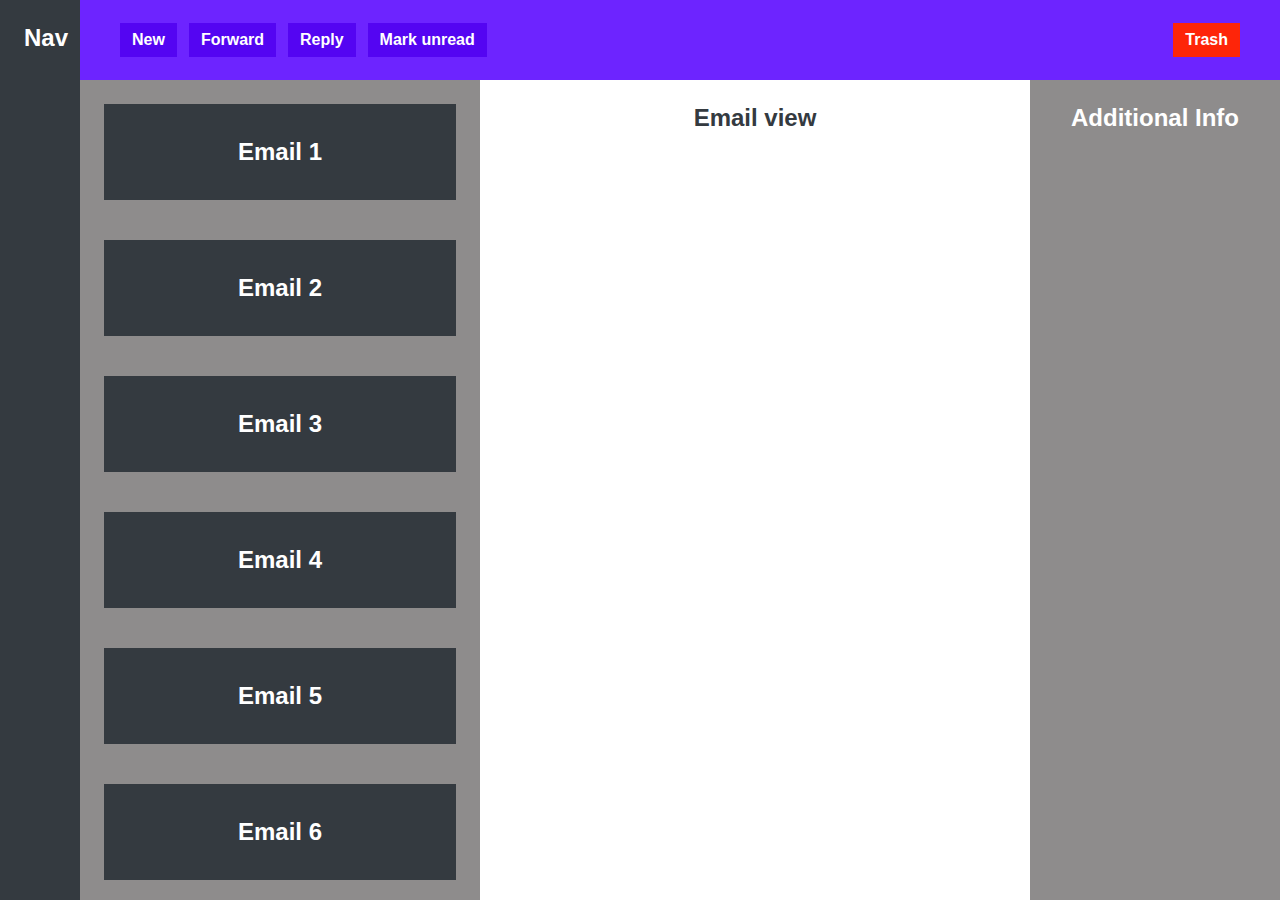
<file: 06-Components/06-website-layout.html>
<!DOCTYPE html>
<html lang="en">

<head>
  <meta charset="UTF-8">
  <meta http-equiv="X-UA-Compatible" content="IE=edge">
  <meta name="viewport" content="width=device-width, initial-scale=1.0">
  <title>Hero Component</title>
  <style>
    :root {
      --green: #087f5b;
      --grey: #343a40;
      --light-grey: #8e8c8c;
    }

    * {
      margin: 0;
      padding: 0;
      box-sizing: border-box;
    }

    body {
      font-family: sans-serif;
      color: var(--grey);
      font-size: 24px;
      height: 100vh;
      text-align: center;
      font-weight: bold;

      display: grid;
      grid-template-columns: 80px 400px 1fr 250px;
      grid-template-rows: 80px 1fr;
    }

    nav,
    main,
    section,
    aside {
      padding: 24px;
    }

    nav {
      background-color: var(--grey);
      color: #fff;
      grid-row: 1 / -1;
    }

    menu {
      background-color: #6d24ff;
      color: #fff;
      grid-column: 2 / -1;
      display: flex;
      align-items: center;
      gap: 12px;
      padding: 0 40px;
    }

    section {
      background-color: var(--light-grey);
      color: #fff;
      overflow: scroll;
      display: flex;
      flex-direction: column;
      gap: 40px;
    }

    aside {
      background-color: var(--light-grey);
      color: #fff;
    }

    button {
      display: inline-block;
      background-color: #5405f2;
      font-size: 16px;
      font-weight: bold;
      color: #fff;
      border: none;
      padding: 8px 12px;
      cursor: pointer;
    }

    button:last-child {
      background-color: #fe2509;
      margin-left: auto;
    }

    .email {
      background-color: #343a40;
      height: 96px;
      display: flex;
      align-items: center;
      justify-content: center;
      flex-shrink: 0;
    }
  </style>
</head>

<body>
  <nav>Nav</nav>
  <menu>
    <button>New</button>
    <button>Forward</button>
    <button>Reply</button>
    <button>Mark unread</button>
    <button>Trash</button>
  </menu>
  <section>
    <div class="email">Email 1</div>
    <div class="email">Email 2</div>
    <div class="email">Email 3</div>
    <div class="email">Email 4</div>
    <div class="email">Email 5</div>
    <div class="email">Email 6</div>
    <div class="email">Email 7</div>
    <div class="email">Email 8</div>
    <div class="email">Email 9</div>
    <div class="email">Email 10</div>
  </section>
  <main>Email view</main>
  <aside>Additional Info</aside>
</body>

</html>
</file>
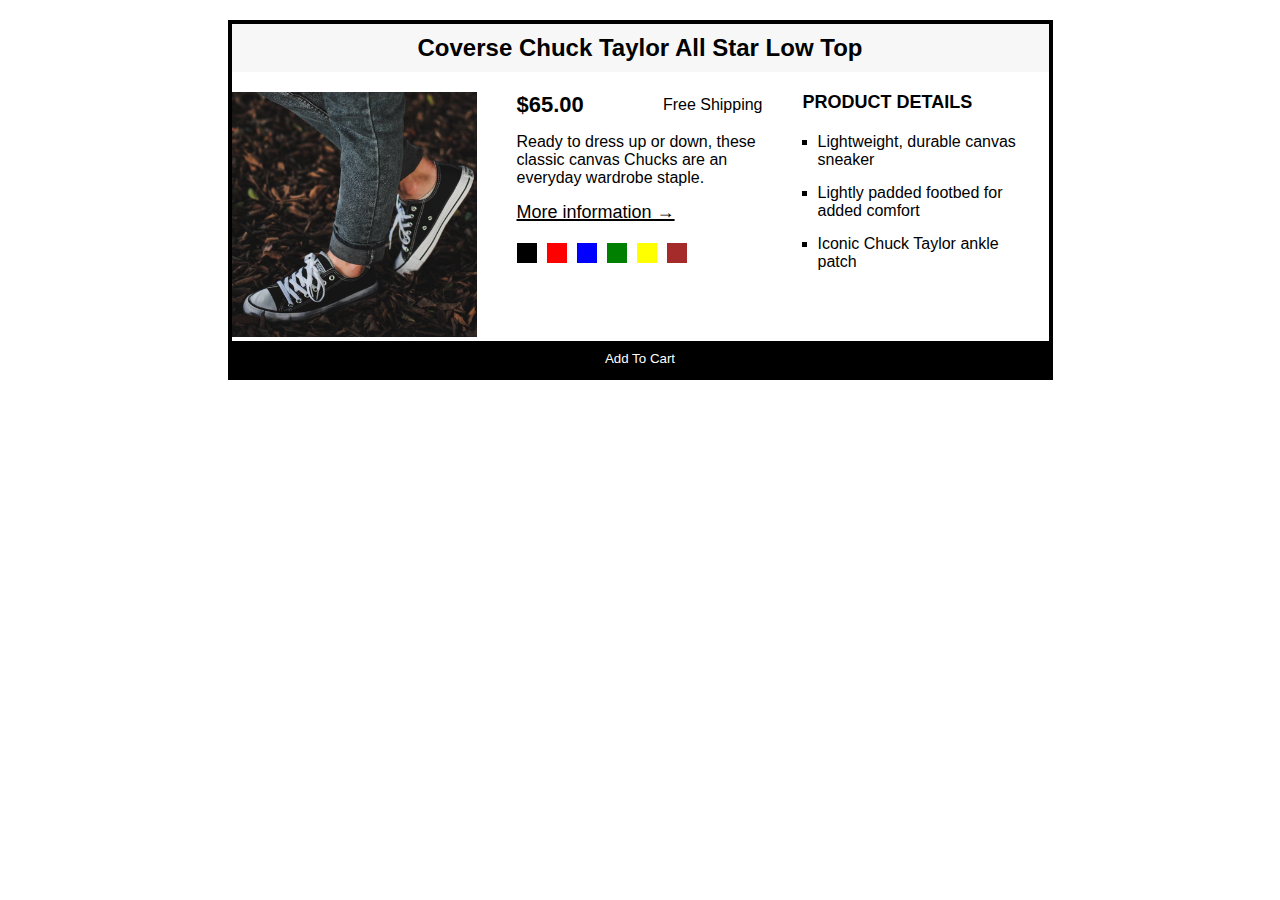
<file: 02-HTML-Fundamentals/challenges/challenge.html>
<!DOCTYPE html>
<html lang="en">

<head>
  <meta charset="UTF-8">
  <meta http-equiv="X-UA-Compatible" content="IE=edge">
  <meta name="viewport" content="width=\, initial-scale=1.0">
  <title>Flexbox - Challenge</title>
  <link rel="stylesheet" href="style.css">
</head>

<body>
  <article class="product">
    <h2 class="title">Coverse Chuck Taylor All Star Low Top</h2>
    <div class="box-1">
      <img src="../images//challenges.jpg" class="product-img" alt="">
    </div>

    <div class="box-2">
      <div class="nested-box">
        <p class="price"><strong>$65.00</strong></p>
        <p class="shipping">Free Shipping</p>
      </div>

      <p class="product-info">Ready to dress up or down, these classic canvas Chucks are an everyday wardrobe staple.
      </p>
      <a class="more-info" href="#">More information &rarr;</a>

      <div class="colors">
        <div class="b b-1"></div>
        <div class="b b-2"></div>
        <div class="b b-3"></div>
        <div class="b b-4"></div>
        <div class="b b-5"></div>
        <div class="b b-6"></div>
      </div>
    </div>

    <div class="box-3">
      <h2 class="product-detail-title">Product Details</h2>
      <ul class="product-lists">
        <li>Lightweight, durable canvas sneaker</li>
        <li>Lightly padded footbed for added comfort</li>
        <li>Iconic Chuck Taylor ankle patch</li>
      </ul>
    </div>
    <button class="add-cart">Add To Cart</button>
  </article>
</body>

</html>
</file>
<file: 02-HTML-Fundamentals/style.css>
* {
  /* border-top: 10px solid #1098ad; */
  margin: 0;
  padding: 0;
  box-sizing: border-box;
}

/* PAGE SECTIONS */
body {
  color: #444;
  font-family: sans-serif;

  border-top: 10px solid #1098ad;
  position: relative;
}

.container {
  width: 1200px;
  /* margin-left: auto;
  margin-right: auto; */
  margin: 0 auto;
}

.main-header {
  background-color: #f7f7f7;
  /* padding: 20px;
  padding-left: 40px;
  padding-right: 40px; */
  padding: 20px 40px;
  /* margin-bottom: 60px; */
  /* height: 80px; */
}

nav {
  font-size: 18px;
  /* text-align: center; */
}

article {
  /* margin-bottom: 60px; */
}

.post-header {
  margin-bottom: 40px;
  /* position: relative; */
}

aside {
  background-color: #f7f7f7;
  border-top: 5px solid #1098ad;
  border-bottom: 5px solid #1098ad;
  padding: 50px 40px;
}

/* SMALLER ELEMENTS */
h1,
h2,
h3 {
  color: #1098ad;
}

h1 {
  font-size: 26px;
  text-transform: uppercase;
  font-style: italic;
}

h2 {
  font-size: 40px;
  margin-bottom: 30px;
}

h3 {
  font-size: 30px;
  margin-bottom: 20px;
  margin-top: 40px;
}

h4 {
  font-size: 20px;
  text-transform: uppercase;
  text-align: center;
}

p {
  font-size: 22px;
  line-height: 1.5;
  margin-bottom: 15px;
}

ul,
ol {
  margin-left: 50px;
  margin-bottom: 20px;
}

li {
  font-size: 20px;
  margin-bottom: 10px;
  /* display: inline; */
}

li:last-child {
  margin-bottom: 0;
}

/* footer p {
  font-size: 16px;
} */

/* article header p {
  font-style: italic;
} */

#author {
  font-style: italic;
  font-size: 18px;
}

#copyright {
  font-size: 16px;
}

.related-author {
  font-size: 18px;
  font-weight: bold;
}

/* ul {
  list-style: none;
} */

.related {
  list-style: none;
  margin-left: 0;
}

body {
  /* background-color: orangered; */
}

/* .first-li {
  font-weight: bold;
} */

li:first-child {
  font-weight: bold;
}

li:last-child {
  font-style: italic;
}

li:nth-child(even) {
  /* color: red; */
}

/* Misconception: this won't work! */
article p:first-child {
  color: red;
}

/* Styling links */
a:link {
  color: #1098ad;
  text-decoration: none;
}

a:visited {
  /* color: #777; */
  color: #1098ad;
}

a:hover {
  color: orangered;
  font-weight: bold;
  text-decoration: underline orangered;
}

a:active {
  background-color: black;
  font-style: italic;
}
/* LVHA */

.post-img {
  width: 100%;
  height: auto;
}

nav a:link {
  /* background-color: orangered;
  margin: 20px;
  padding: 20px;

  display: block; */

  margin-right: 30px;
  display: inline-block;
}

nav a:link:last-child {
  margin-right: 0;
}

button {
  font-size: 22px;
  padding: 20px;
  cursor: pointer;

  position: absolute;
  /* top: 50px;
  left: 50px; */
  bottom: 50px;
  right: 50px;
}

h1::first-letter {
  font-style: normal;
  margin-right: 5px;
}

h3 + p::first-line {
  /* color: red; */
}

h2 {
  /* background-color: orange; */
  position: relative;
}

h2::before {
  content: 'TOP';
  background-color: #ffe70e;
  color: #444;
  font-size: 16px;
  font-weight: bold;
  display: inline-block;
  padding: 5px 10px;
  position: absolute;
  top: -10px;
  right: -25px;
}

/* Resolving conflicts */
/* #copyright {
  color: red;
}

.copyright {
  color: blue;
}

.text {
  color: yellow;
}

footer p {
  color: green !important;
} */

/* nav a:link,
nav p {
  font-size: 18px;
} */

/* FLEXBOX */

/* 
.inner-container {
  display: flex;
  gap: 75px;
  margin-bottom: 60px;
  align-items: flex-start;
}

article {
  flex: 1;
  margin-bottom: 0;
}

aside {
  flex: 0 0 300px;
}

 */

.main-header {
  display: flex;
  align-items: center;
  justify-content: space-between;
}

.author-box {
  display: flex;
  align-items: center;
  margin-bottom: 15px;
}

.author {
  margin-bottom: 0;
  margin-left: 15px;
}

.related-post {
  display: flex;
  align-items: center;
  gap: 20px;
  margin-bottom: 30px;
}

.related-link:link {
  font-size: 17px;
  font-weight: bold;
  font-style: normal;
  display: block;
  margin-bottom: 5px;
}

.related-author {
  margin-bottom: 0;
  font-size: 14px;
  font-weight: normal;
  font-style: italic;
}

/* GRID */

.container {
  display: grid;
  grid-template-columns: 1fr 300px;
  column-gap: 75px;
  row-gap: 60px;
  align-items: start;
}

.main-header {
  grid-column: 1 / -1;
  grid-row: 1 / 2;
}

footer {
  grid-column: 1 / -1;
}
</file>
<file: 05-Design/style.css>
/*
SPACING SYSTEM (px)
2 / 4 / 8 / 12 / 16 / 24 / 32 / 48 / 64 / 80 / 96 / 128

FONT SIZE SYSTEM (px)
10 / 12 / 14 / 16 / 18 / 20 / 24 / 30 / 36 / 44 / 52 / 62 / 74 / 86 / 98
*/

* {
  margin: 0;
  padding: 0;
  box-sizing: border-box;
}

/* ------------------------ */
/* GENERAL STYLES */
/* ------------------------ */
body {
  font-family: sans-serif;
}

.container {
  width: 960px;
  margin: 0 auto;
}

header,
section {
  margin-bottom: 48px;
}

h2 {
  margin-bottom: 48px;
}

.grid-3-cols {
  display: grid;
  grid-template-columns: repeat(3, 1fr);
  column-gap: 80px;
}

/* ------------------------ */
/* COMPONENT STYLES */
/* ------------------------ */

/* HEADER */
header {
  display: grid;
  grid-template-columns: repeat(2, 1fr);
  column-gap: 80px;
  margin-top: 48px;
}

.header-text-box {
  align-self: center;
}

h1 {
  margin-bottom: 24px;
}

.header-text {
  margin-bottom: 24px;
}

img {
  width: 100%;
}

/* FEATURES */
.features-icon {
}

.features-title {
  margin-bottom: 16px;
}

.features-text {
}

/* TESTIMONIAL */
.testimonial-section {
}

.testimonial-box {
  grid-column: 2 / -1;
  align-self: center;
}

.testimonial-box h2 {
  margin-bottom: 24px;
}

.testimonial-text {
  font-style: italic;
  margin-bottom: 24px;
}

/* CHAIRS */
.chair-box {
  padding: 24px;
}

h3 {
  margin-bottom: 24px;
}

.chair-details {
  list-style: none;
  margin-bottom: 24px;
}

.chair-details li {
  display: flex;
  align-items: center;
  gap: 12px;
  margin-bottom: 24px;
}

.chair-details li:last-child {
  margin-bottom: 0;
}

.chair-icon {
}

.chair-price {
  display: flex;
  justify-content: space-between;
}

footer {
  margin-bottom: 48px;
}
</file>
<file: 02-HTML-Fundamentals/challenges/style.css>
* {
  margin: 0;
  padding: 0;
  box-sizing: border-box;
}

body {
  width: 825px;
  margin: 20px auto;
  border: 4px solid black;
  font-family: sans-serif;
}

.product {
  display: grid;
  grid-template-columns: 245px 1fr 1fr;
  column-gap: 40px;
}

.box-1 {
  flex: 1;
}

.box-2 {
  flex: 1;
}
.box-3 {
  flex: 1;
}

.title {
  text-align: center;
  background-color: #f7f7f7;
  border: none;
  margin-bottom: 20px;
  padding: 10px;
  grid-column: 1 / -1;
}

.product-img {
  width: 100%;
}

.price {
  font-size: 22px;
  font-weight: bolder;
}

.nested-box {
  display: flex;
  align-items: center;
  justify-content: space-between;
  margin-bottom: 15px;
}

.product-info {
  font-size: 16px;
  margin-bottom: 15px;
}

.more-info:link,
.more-info:visited {
  font-size: 18px;
  color: black;
  text-decoration: none;
  display: block;
  margin-bottom: 20px;
  text-decoration: 2px underline black;
}

.more-info:hover,
.more-info:active {
  text-decoration: none;
}

.colors {
  display: flex;
  gap: 10px;
}

.b-1 {
  /* flex: 20px; */
  height: 20px;
  width: 20px;
  background-color: black;
}

.b-2 {
  height: 20px;
  width: 20px;
  /* flex: 2 2 20px; */
  background-color: red;
}

.b-3 {
  height: 20px;
  width: 20px;
  /* flex: 2 2 20px; */
  background-color: blue;
}

.b-4 {
  height: 20px;
  width: 20px;
  /* flex: 2 2 20px; */
  background-color: green;
}

.b-5 {
  height: 20px;
  width: 20px;
  /* flex: 2 2 20px; */
  background-color: yellow;
}
.b-6 {
  height: 20px;
  width: 20px;
  /* flex: 2 2 20px; */
  background-color: brown;
}

.product-detail-title {
  text-transform: uppercase;
  font-size: 18px;
  margin-bottom: 20px;
}

.product-lists {
  list-style: square;
  margin: 0 15px;
}

.product-lists li {
  margin-bottom: 15px;
}

.add-cart {
  width: 100%;
  padding: 10px;
  border: none;
  background-color: #000;
  color: #fff;
  cursor: pointer;
  grid-column: 1 / -1;
}

.add-cart:hover {
  background-color: #fff;
  color: #000;
}
</file>
